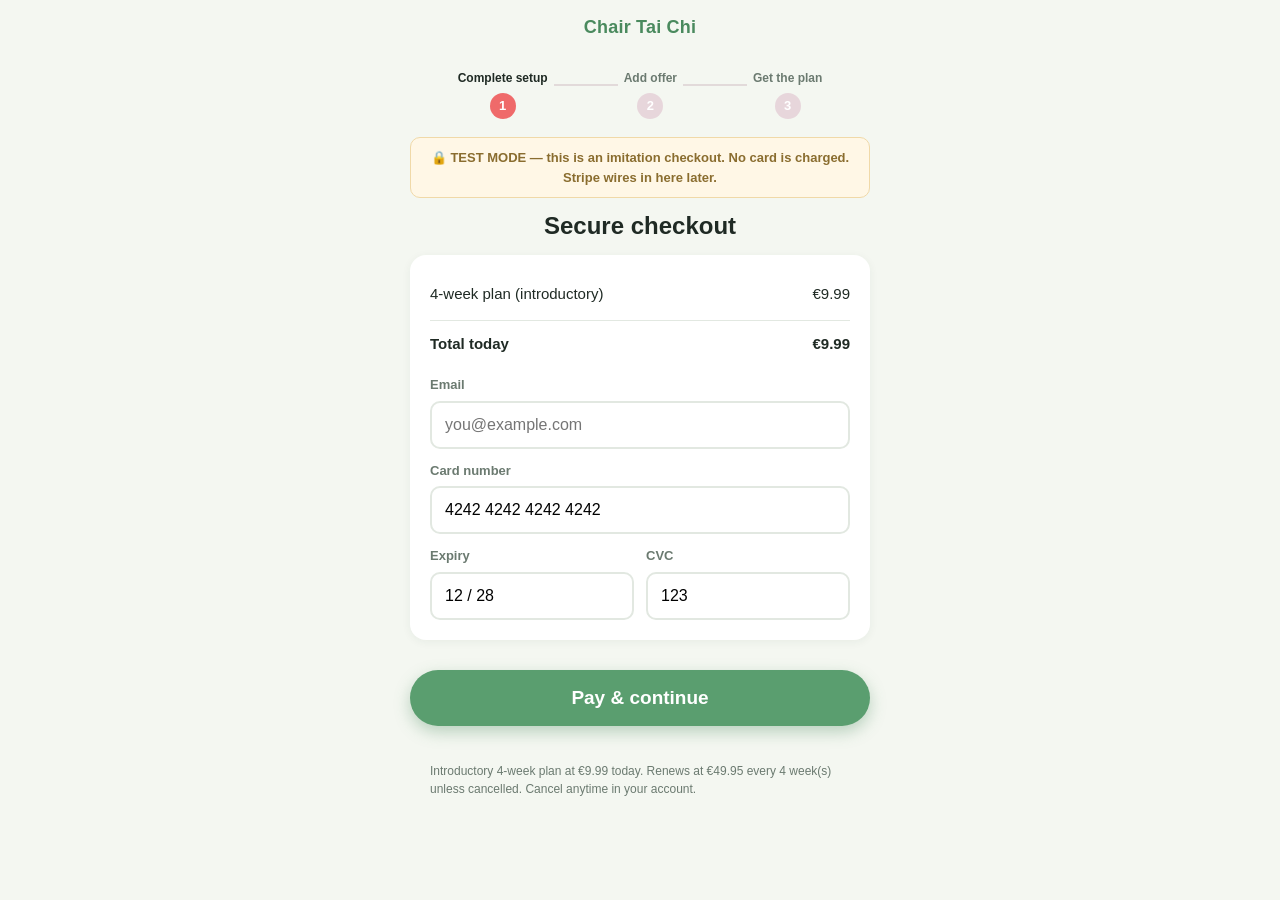
<file: pay.html>
<!doctype html>
<html lang="en">
<head>
<meta charset="utf-8">
<meta name="viewport" content="width=device-width, initial-scale=1, maximum-scale=1">
<title>Chair Tai Chi — Secure checkout</title>
<link rel="stylesheet" href="assets/style.css">
</head>
<body>
  <header class="topbar"><span class="brand" style="margin:0 auto">Chair&nbsp;Tai&nbsp;Chi</span></header>
  <div id="stephdr"></div>

  <main>
    <div class="test-banner">🔒 TEST MODE — this is an imitation checkout. No card is charged. Stripe wires in here later.</div>

    <h1 class="q">Secure checkout</h1>

    <div class="pay-card" id="payArea">
      <div class="order-row"><span id="planName">Plan</span><span id="planPrice">€0.00</span></div>
      <div class="order-row tot"><span>Total today</span><span id="total">€0.00</span></div>

      <label>Email</label>
      <input id="email" type="email" placeholder="you@example.com">
      <label>Card number</label>
      <input id="card" inputmode="numeric" placeholder="4242 4242 4242 4242" value="4242 4242 4242 4242">
      <div class="pay-row">
        <div><label>Expiry</label><input id="exp" placeholder="12 / 28" value="12 / 28"></div>
        <div><label>CVC</label><input id="cvc" inputmode="numeric" placeholder="123" value="123"></div>
      </div>
    </div>

    <div class="cta-bar" style="position:static;background:none">
      <div class="cta-inner"><button class="btn" id="pay">Pay &amp; continue</button></div>
    </div>
    <p class="fineprint" id="renew"></p>
  </main>

  <script src="assets/flow.js"></script>
  <script>
    const PLANS = { "1w":{name:"1-week plan",intro:5.19,renew:21.99,weeks:1},
      "4w":{name:"4-week plan",intro:9.99,renew:49.95,weeks:4},
      "12w":{name:"12-week plan",intro:19.99,renew:84.95,weeks:12} };
    const s = FLOW.get();
    const plan = PLANS[s.selected_plan] || PLANS["4w"];
    document.getElementById("stephdr").innerHTML = FLOW.stepHeader("setup");
    document.getElementById("planName").textContent = plan.name + " (introductory)";
    document.getElementById("planPrice").textContent = FLOW.money(plan.intro);
    document.getElementById("total").textContent = FLOW.money(plan.intro);
    document.getElementById("email").value = s.email || "";
    document.getElementById("renew").textContent =
      `Introductory ${plan.name} at ${FLOW.money(plan.intro)} today. Renews at ${FLOW.money(plan.renew)} every ${plan.weeks} week(s) unless cancelled. Cancel anytime in your account.`;

    document.getElementById("pay").onclick = () => {
      const s2 = FLOW.get();
      s2.email = document.getElementById("email").value || s2.email;
      s2.order = [{ id:"base_plan", label: plan.name, amount: plan.intro, recurring:true }];
      s2.paid = true; s2.status = "paid"; FLOW.save(s2);
      // imitate Stripe processing
      document.getElementById("payArea").innerHTML = '<div class="spinner"></div><p class="sub">Processing your payment…</p>';
      document.getElementById("pay").disabled = true;
      // TODO: replace with real Stripe Checkout / PaymentIntent confirm
      setTimeout(() => { location.href = "upsell1.html"; }, 1400);
    };
  </script>
</body>
</html>
</file>
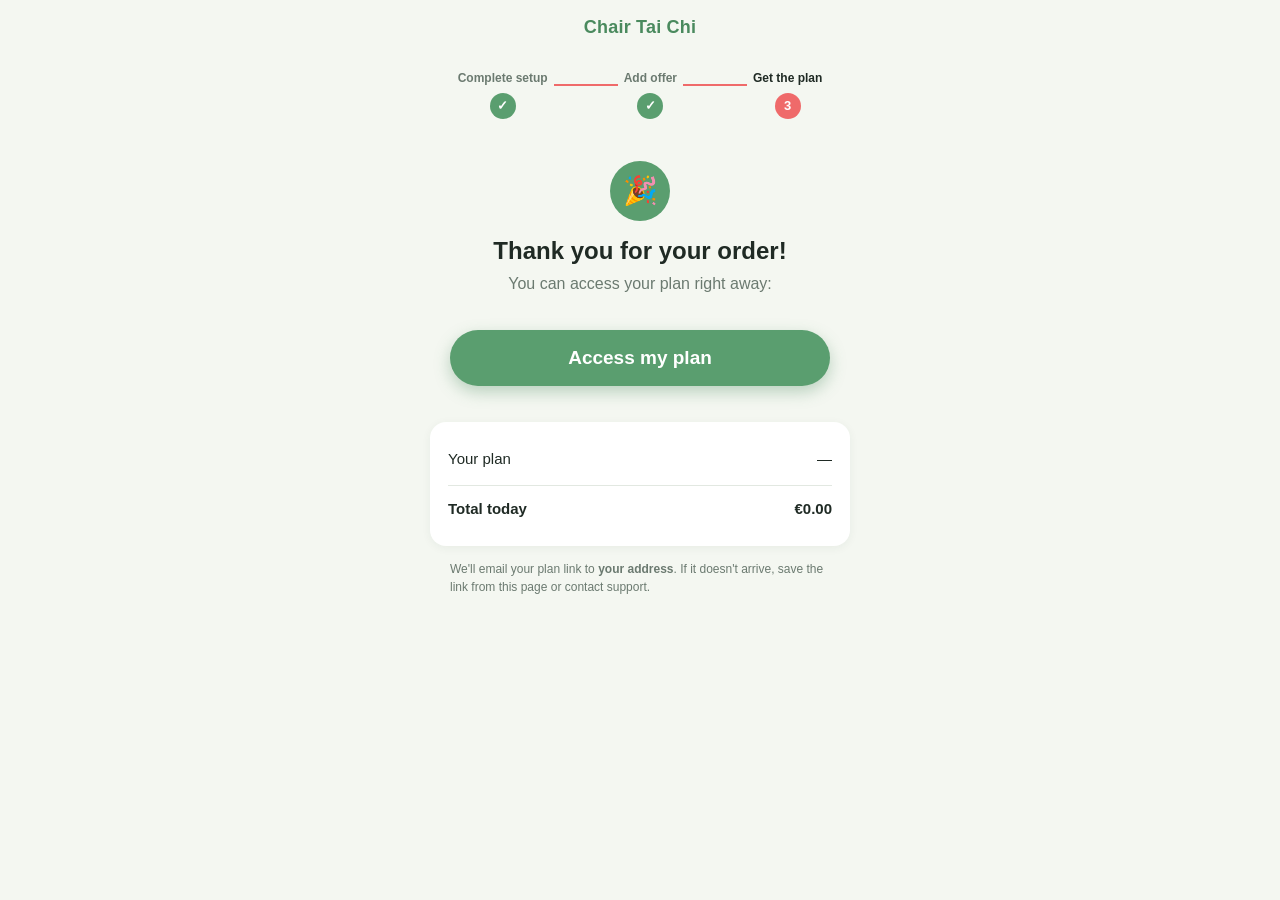
<file: thankyou.html>
<!doctype html>
<html lang="en">
<head>
<meta charset="utf-8">
<meta name="viewport" content="width=device-width, initial-scale=1, maximum-scale=1">
<title>Thank you for your order</title>
<link rel="stylesheet" href="assets/style.css">
</head>
<body>
  <header class="topbar"><span class="brand" style="margin:0 auto">Chair&nbsp;Tai&nbsp;Chi</span></header>
  <div id="stephdr"></div>

  <main class="thanks">
    <div class="tick">🎉</div>
    <h1 class="q">Thank you for your order!</h1>
    <p class="sub">You can access your plan right away:</p>
    <div class="cta-bar" style="position:static;background:none">
      <div class="cta-inner"><button class="btn" id="access">Access my plan</button></div>
    </div>

    <div class="summary-card" style="text-align:left">
      <div id="orderList"></div>
      <div class="order-row tot"><span>Total today</span><span id="total">€0.00</span></div>
    </div>

    <p class="fineprint" id="emailNote"></p>
  </main>

  <script src="assets/api.js"></script>
  <script src="assets/flow.js"></script>
  <script>
    const s = FLOW.get();
    // FAKE PAID provisioning: create the account + active subscription (no real Stripe).
    if (window.API && s.email && !s._provisioned) {
      API.completeOrder({ quiz_session_id: s.id, email: s.email, name: s.name, selected_plan: s.selected_plan, order: s.order || [] })
        .then(r => { if (r && r.ok) { s._provisioned = true; FLOW.save(s); } });
    }
    document.getElementById("stephdr").innerHTML = FLOW.stepHeader("plan");
    const order = (s.order || []);
    document.getElementById("orderList").innerHTML = order.length
      ? order.map(o => `<div class="order-row"><span>${o.label}${o.recurring?" (recurring)":""}</span><span>${FLOW.money(o.amount)}${o.unit?"/"+o.unit:""}</span></div>`).join("")
      : '<div class="order-row"><span>Your plan</span><span>—</span></div>';
    document.getElementById("total").textContent = FLOW.money(FLOW.total());
    document.getElementById("emailNote").innerHTML =
      `We'll email your plan link to <b>${s.email || "your address"}</b>. If it doesn't arrive, save the link from this page or contact support.`;
    // mark complete + persist for the app gate
    s.status = "purchased"; s.has_access = true; FLOW.save(s);
    // TODO: confirmation handled server-side by Stripe webhook + Resend email
    document.getElementById("access").onclick = () => { location.href = "https://app.taimotion.com/"; };
  </script>
</body>
</html>
</file>
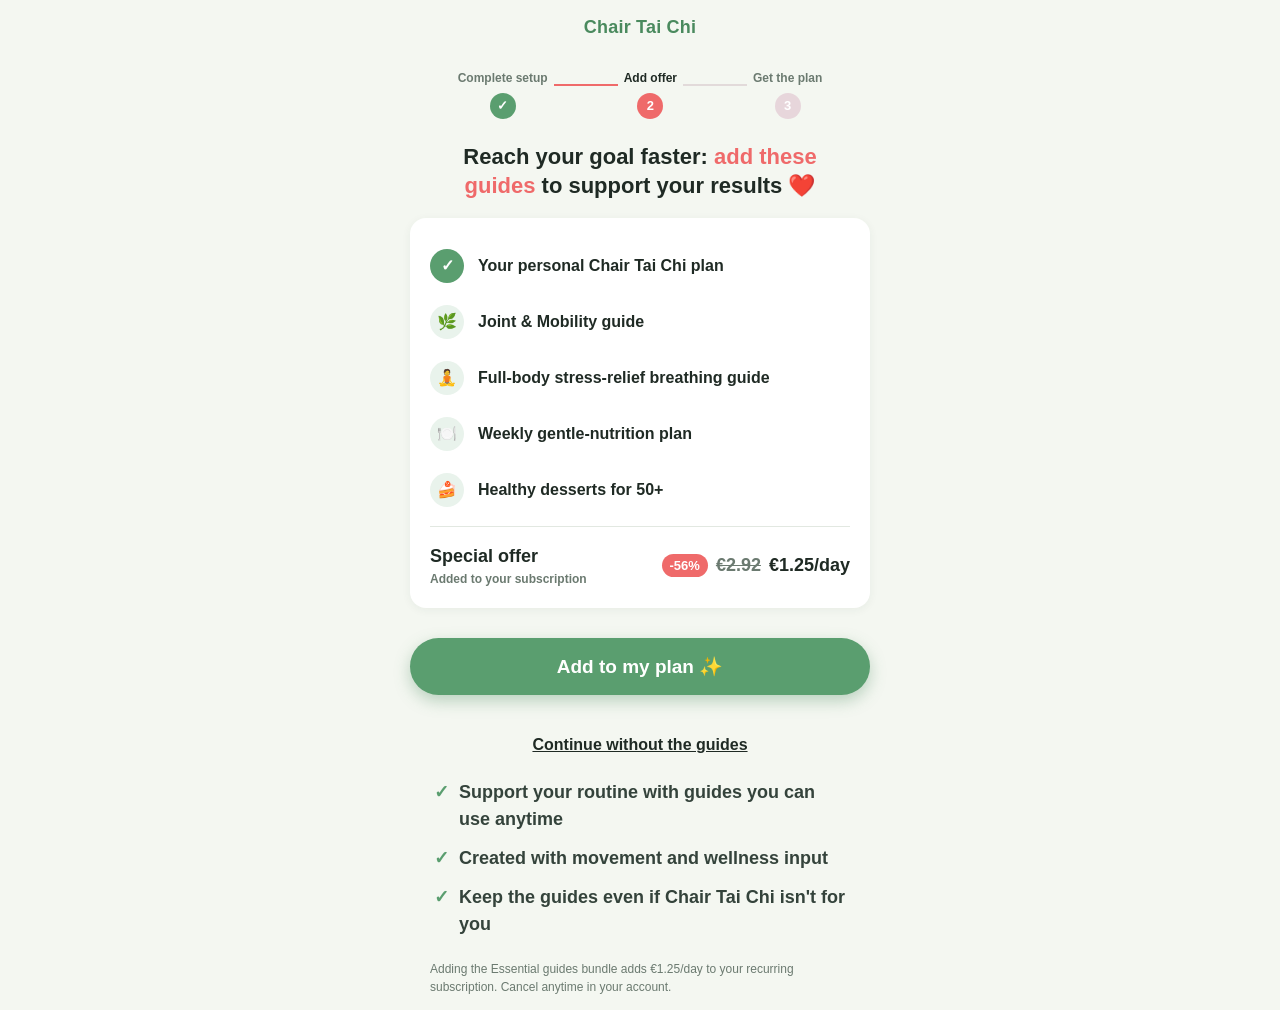
<file: upsell1.html>
<!doctype html>
<html lang="en">
<head>
<meta charset="utf-8">
<meta name="viewport" content="width=device-width, initial-scale=1, maximum-scale=1">
<title>Add to your plan</title>
<link rel="stylesheet" href="assets/style.css">
</head>
<body>
  <header class="topbar"><span class="brand" style="margin:0 auto">Chair&nbsp;Tai&nbsp;Chi</span></header>
  <div id="stephdr"></div>

  <main>
    <div class="offer-head">Reach your goal faster: <span class="hl">add these guides</span> to support your results ❤️</div>

    <div class="offer-card">
      <div class="offer-line have"><span class="ic">✓</span> Your personal Chair Tai Chi plan</div>
      <div class="offer-line"><span class="ic">🌿</span> <b>Joint &amp; Mobility guide</b></div>
      <div class="offer-line"><span class="ic">🧘</span> Full-body stress-relief breathing guide</div>
      <div class="offer-line"><span class="ic">🍽️</span> Weekly gentle-nutrition plan</div>
      <div class="offer-line"><span class="ic">🍰</span> Healthy desserts for 50+</div>
      <div class="offer-foot">
        <div class="ttl">Special offer<small>Added to your subscription</small></div>
        <div class="price-tag"><span class="pill-disc">-56%</span><span class="old">€2.92</span><span>€1.25/day</span></div>
      </div>
    </div>

    <div class="cta-bar" style="position:static;background:none;margin-top:14px">
      <div class="cta-inner"><button class="btn" id="add">Add to my plan ✨</button></div>
    </div>
    <button class="decline" id="decline">Continue without the guides</button>

    <ul class="benefits bullets">
      <li>Support your routine with guides you can use anytime</li>
      <li>Created with movement and wellness input</li>
      <li>Keep the guides even if Chair Tai Chi isn't for you</li>
    </ul>
    <p class="fineprint">Adding the Essential guides bundle adds €1.25/day to your recurring subscription. Cancel anytime in your account.</p>
  </main>

  <!-- downsell modal -->
  <div class="overlay" id="modal" style="display:none">
    <div class="modal-card">
      <div class="badge">✓</div>
      <h3>An extra 70% off, applied</h3>
      <p>With this additional <b>70% off</b>, keep the Essential guides as a one-time add to support your progress.</p>
      <button class="btn" id="claim">Claim now</button>
      <button class="decline" id="reallyDecline" style="margin-bottom:0">No thanks, continue</button>
    </div>
  </div>

  <script src="assets/flow.js"></script>
  <script>
    document.getElementById("stephdr").innerHTML = FLOW.stepHeader("offer");
    const NEXT = "upsell2.html";
    document.getElementById("add").onclick = () => {
      FLOW.addItem({ id:"essential_guides", label:"Essential guides bundle", amount:1.25, recurring:true, unit:"day" });
      location.href = NEXT;
    };
    document.getElementById("decline").onclick = () => { document.getElementById("modal").style.display = "grid"; };
    document.getElementById("claim").onclick = () => {
      FLOW.addItem({ id:"essential_guides", label:"Essential guides (one-time, 70% off)", amount:9.99, recurring:false });
      location.href = NEXT;
    };
    document.getElementById("reallyDecline").onclick = () => { location.href = NEXT; };
  </script>
</body>
</html>
</file>
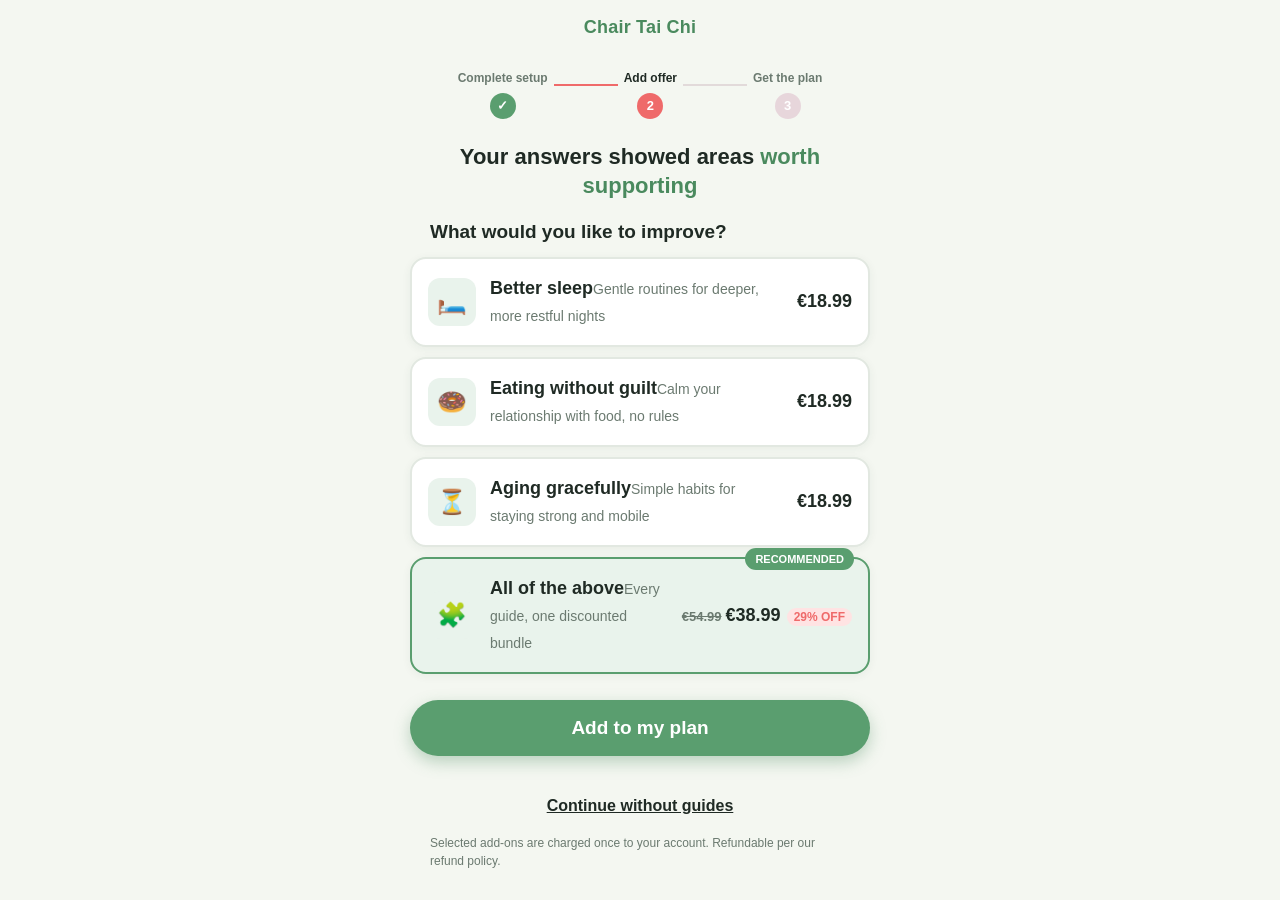
<file: upsell2.html>
<!doctype html>
<html lang="en">
<head>
<meta charset="utf-8">
<meta name="viewport" content="width=device-width, initial-scale=1, maximum-scale=1">
<title>Improve more areas</title>
<link rel="stylesheet" href="assets/style.css">
</head>
<body>
  <header class="topbar"><span class="brand" style="margin:0 auto">Chair&nbsp;Tai&nbsp;Chi</span></header>
  <div id="stephdr"></div>

  <main>
    <div class="offer-head">Your answers showed areas <span class="hl-green">worth supporting</span></div>
    <h2 class="q" style="font-size:19px;text-align:left;max-width:var(--maxw);margin:0 auto 6px;padding:0 20px">What would you like to improve?</h2>

    <div id="guides"></div>

    <div class="cta-bar" style="position:static;background:none;margin-top:8px">
      <div class="cta-inner"><button class="btn" id="add">Add to my plan</button></div>
    </div>
    <button class="decline" id="skip">Continue without guides</button>
    <p class="fineprint">Selected add-ons are charged once to your account. Refundable per our refund policy.</p>
  </main>

  <script src="assets/flow.js"></script>
  <script>
    const GUIDES = [
      { id:"sleep", icon:"🛏️", gt:"Better sleep", gd:"Gentle routines for deeper, more restful nights", price:18.99 },
      { id:"eating", icon:"🍩", gt:"Eating without guilt", gd:"Calm your relationship with food, no rules", price:18.99 },
      { id:"aging", icon:"⏳", gt:"Aging gracefully", gd:"Simple habits for staying strong and mobile", price:18.99 },
    ];
    const BUNDLE = { id:"all_guides", icon:"🧩", gt:"All of the above", gd:"Every guide, one discounted bundle", old:54.99, price:38.99, off:"29% OFF", rec:true };
    let selected = "all_guides";

    function render() {
      const box = document.getElementById("guides");
      const rowG = g => `<div class="guide ${selected===g.id?"sel":""}" data-id="${g.id}">
        <span class="ic">${g.icon}</span>
        <span class="gtext"><span class="gt">${g.gt}</span><span class="gd">${g.gd}</span></span>
        <span class="gprice">${g.old?`<span class="old">€${g.old}</span>`:""}€${g.price.toFixed(2)}${g.off?`<span class="tag-off">${g.off}</span>`:""}</span>
        ${g.rec?'<span class="tag-rec">RECOMMENDED</span>':""}</div>`;
      box.innerHTML = GUIDES.map(rowG).join("") + rowG(BUNDLE);
      box.querySelectorAll(".guide").forEach(el => el.onclick = () => { selected = el.dataset.id; render(); });
    }
    render();
    document.getElementById("stephdr").innerHTML = FLOW.stepHeader("offer");

    document.getElementById("add").onclick = () => {
      const all = [...GUIDES, BUNDLE]; const g = all.find(x => x.id === selected);
      FLOW.addItem({ id:"guide_"+g.id, label:g.gt, amount:g.price, recurring:false });
      location.href = "upsell3.html";
    };
    document.getElementById("skip").onclick = () => { location.href = "upsell3.html"; };
  </script>
</body>
</html>
</file>
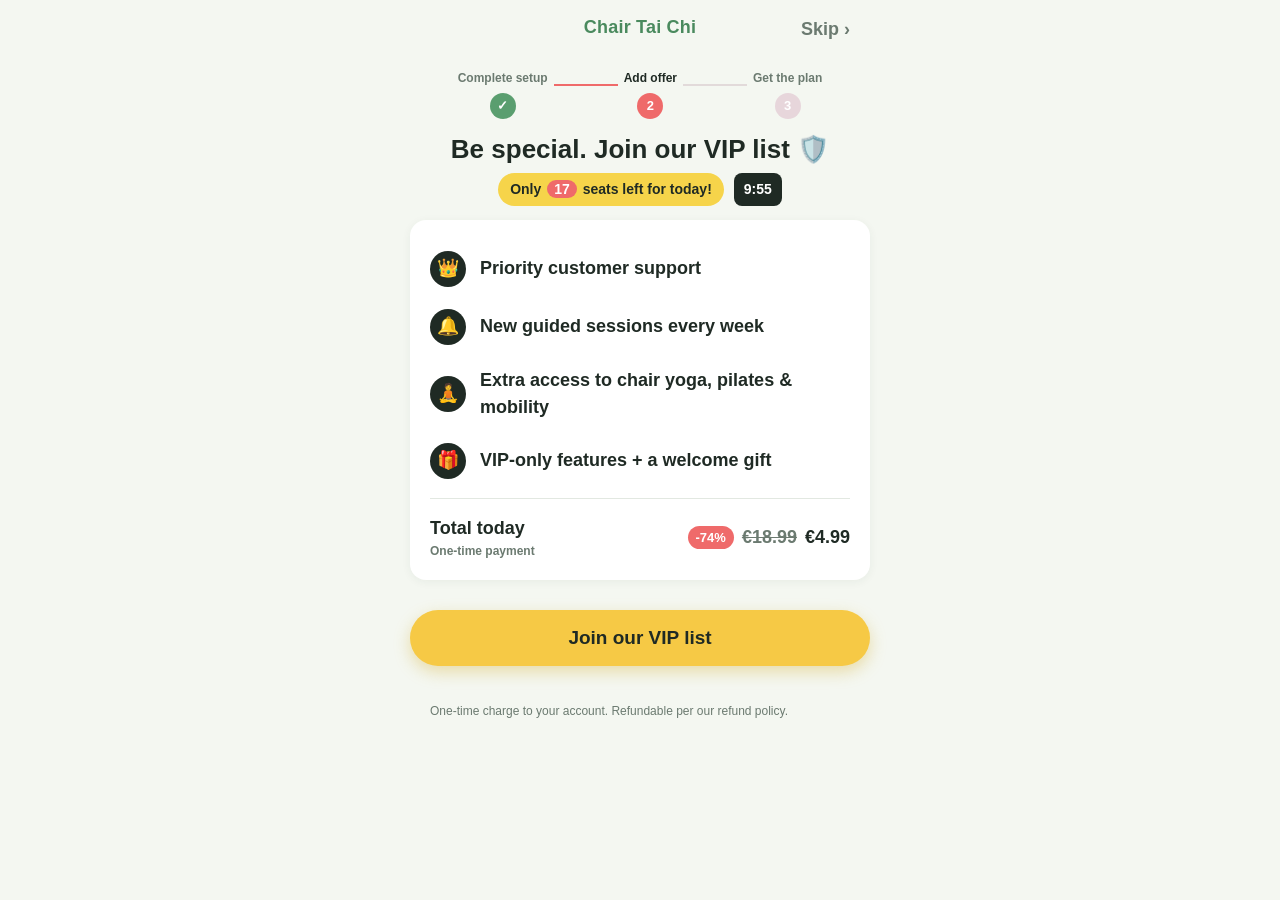
<file: upsell3.html>
<!doctype html>
<html lang="en">
<head>
<meta charset="utf-8">
<meta name="viewport" content="width=device-width, initial-scale=1, maximum-scale=1">
<title>Join VIP</title>
<link rel="stylesheet" href="assets/style.css">
</head>
<body>
  <header class="topbar" style="position:relative">
    <span class="brand" style="margin:0 auto">Chair&nbsp;Tai&nbsp;Chi</span>
    <a class="skip" id="skip">Skip ›</a>
  </header>
  <div id="stephdr"></div>

  <main>
    <h1 class="q" style="font-size:26px">Be special. Join our VIP list 🛡️</h1>
    <div class="seats">
      <span class="s1">Only <b id="seats">17</b> seats left for today!</span>
      <span class="s2" id="timer">9:56</span>
    </div>

    <div class="vip-card">
      <div class="vip-line"><span class="ic">👑</span> Priority customer support</div>
      <div class="vip-line"><span class="ic">🔔</span> New guided sessions every week</div>
      <div class="vip-line"><span class="ic">🧘</span> Extra access to chair yoga, pilates &amp; mobility</div>
      <div class="vip-line"><span class="ic">🎁</span> <b>VIP-only features + a welcome gift</b></div>
      <div class="offer-foot">
        <div class="ttl">Total today<small>One-time payment</small></div>
        <div class="price-tag"><span class="pill-disc">-74%</span><span class="old">€18.99</span><span>€4.99</span></div>
      </div>
    </div>

    <div class="cta-bar" style="position:static;background:none;margin-top:14px">
      <div class="cta-inner"><button class="btn gold" id="join">Join our VIP list</button></div>
    </div>
    <p class="fineprint">One-time charge to your account. Refundable per our refund policy.</p>
  </main>

  <script src="assets/flow.js"></script>
  <script>
    document.getElementById("stephdr").innerHTML = FLOW.stepHeader("offer");
    document.getElementById("join").onclick = () => {
      FLOW.addItem({ id:"vip", label:"VIP membership (one-time)", amount:4.99, recurring:false });
      location.href = "thankyou.html";
    };
    document.getElementById("skip").onclick = () => { location.href = "thankyou.html"; };
    // countdown (display only)
    let t = 596; const tm = document.getElementById("timer");
    setInterval(() => { if (t>0) t--; tm.textContent = Math.floor(t/60) + ":" + String(t%60).padStart(2,"0"); }, 1000);
  </script>
</body>
</html>
</file>
<file: assets/style.css>
/* Chair Tai Chi funnel — styles. Mobile-first, senior-friendly: large text, big tap targets. */
:root{
  --bg:#f4f7f1; --card:#ffffff; --ink:#1f2a24; --muted:#6b7a70;
  --primary:#5a9e6f; --primary-dark:#4a8a5e; --primary-soft:#e9f3ec;
  --line:#e2e8e1; --accent:#ef6a6a; --radius:16px; --maxw:460px;
  --shadow:0 2px 10px rgba(40,60,45,.06);
}
*{box-sizing:border-box}
html,body{margin:0;padding:0}
body{
  font-family:-apple-system,BlinkMacSystemFont,"Segoe UI",Roboto,Helvetica,Arial,sans-serif;
  background:var(--bg); color:var(--ink); line-height:1.5;
  -webkit-font-smoothing:antialiased; font-size:18px;
}
.wrap{max-width:var(--maxw);margin:0 auto;padding:0 20px}
img{max-width:100%}

/* top bar + progress */
.topbar{display:flex;align-items:center;gap:12px;padding:14px 0;max-width:var(--maxw);margin:0 auto;padding-left:20px;padding-right:20px}
.topbar .back{border:none;background:none;font-size:22px;color:var(--muted);cursor:pointer;line-height:1;padding:4px 8px}
.topbar .brand{font-weight:700;color:var(--primary-dark);font-size:18px;letter-spacing:.2px}
.topbar .section{flex:1;text-align:center;font-size:14px;color:var(--muted);font-weight:600}
.topbar .stepno{flex:none;font-size:11px;color:#b08a3a;background:#fbf3df;border:1px solid #ecd9a8;border-radius:6px;padding:2px 6px;white-space:nowrap;max-width:120px;overflow:hidden;text-overflow:ellipsis}
.progress{height:4px;background:var(--line);max-width:var(--maxw);margin:0 auto;border-radius:4px;overflow:hidden}
.progress > i{display:block;height:100%;background:var(--primary);width:0;transition:width .35s ease}

/* page / step */
#step{max-width:var(--maxw);margin:0 auto;padding:24px 20px 140px}
.step{max-width:var(--maxw);margin:0 auto;padding:24px 20px 140px;animation:fade .25s ease}
@keyframes fade{from{opacity:0;transform:translateY(6px)}to{opacity:1;transform:none}}
h1.q{font-size:24px;line-height:1.3;margin:8px 0 6px;font-weight:700;text-align:center}
.sub{color:var(--muted);text-align:center;margin:0 0 18px;font-size:16px}
.statement{background:var(--primary-soft);border-radius:12px;padding:14px 16px;text-align:center;font-weight:600;margin:0 0 18px}

/* options */
.opts{display:flex;flex-direction:column;gap:12px}
.opt{display:flex;align-items:center;gap:14px;background:var(--card);border:2px solid var(--line);
  border-radius:var(--radius);padding:18px 18px;cursor:pointer;font-size:18px;font-weight:600;
  text-align:left;width:100%;transition:border-color .15s,background .15s;box-shadow:var(--shadow)}
.opt:hover{border-color:var(--primary)}
.opt.sel{border-color:var(--primary);background:var(--primary-soft)}
.opt .emoji{font-size:24px;width:30px;text-align:center;flex:none}
.opt .lab{flex:1}
.opt .check{width:24px;height:24px;border-radius:7px;border:2px solid var(--line);flex:none;display:grid;place-items:center;color:#fff;font-size:14px}
.opt.sel .check{background:var(--primary);border-color:var(--primary)}
.opt .chev{flex:none;color:var(--primary);font-size:24px;font-weight:700;line-height:1}

/* gate screens (gender / age) — chevron rows + decorative figure */
.gate-pill{display:block;width:max-content;max-width:100%;margin:0 auto 14px;background:#f7e3ef;color:#9a4d7a;
  font-weight:700;font-size:14px;padding:9px 16px;border-radius:30px;text-align:center}
.gate-title{text-transform:uppercase;letter-spacing:.5px}
.gate-opt{justify-content:space-between}

/* shared decorative cut-out figure (centered below options) */
.quiz-figure{margin:28px auto 0;max-width:340px}
.quiz-figure img{width:100%;display:block}

/* gate with figure beside the options (figure left, options right) — stays side-by-side on mobile */
.gate-2col{display:flex;align-items:center;gap:14px;max-width:var(--maxw);margin:8px auto 0}
.gate-2col .gate-fig{flex:0 0 42%;max-width:210px}
.gate-2col .gate-fig img{width:100%;display:block}
.gate-2col .opts{flex:1;min-width:0}
.gate-2col .gate-opt{padding:14px 14px;font-size:16px}
.gate-2col .gate-opt .lab{overflow:hidden;text-overflow:ellipsis;white-space:nowrap}

/* card grid (e.g. goal, body type) — photo cards */
.grid{display:grid;grid-template-columns:1fr 1fr;gap:12px;max-width:420px;margin:0 auto}
.grid .opt{flex-direction:column;align-items:stretch;text-align:left;padding:0;gap:0;overflow:hidden}
.grid .opt .emoji{font-size:34px;width:auto;padding:18px 0 0;text-align:center}
.grid .opt .cimg{display:block;width:100%;aspect-ratio:1/1;background:var(--line)}
.grid .opt .cimg img{width:100%;height:100%;object-fit:cover;display:block}
.grid .opt .lab{flex:none;padding:12px 14px;font-weight:700}
.grid .opt .check{display:none}

/* multi-select cards (e.g. pain points): show a checkbox in the corner */
.grid.cards-multi .opt{position:relative}
.grid.cards-multi .opt .lab{display:flex;justify-content:space-between;align-items:center;gap:8px}
.grid.cards-multi .opt .check{display:grid;position:absolute;top:10px;right:10px;background:#fff;border:2px solid var(--line)}
.grid.cards-multi .opt.sel{border-color:var(--primary);background:var(--primary-soft)}
.grid.cards-multi .opt.sel .check{background:var(--primary);border-color:var(--primary)}

/* multi-select photo thumbnail */
.opt .thumb{width:48px;height:48px;border-radius:10px;overflow:hidden;flex:none;background:var(--line)}
.opt .thumb img{width:100%;height:100%;object-fit:cover;display:block}

/* interstitial top photo */
.info-photo{display:block;width:100%;max-width:420px;margin:6px auto 16px;border-radius:var(--radius);overflow:hidden;
  box-shadow:var(--shadow);aspect-ratio:4/3;background:var(--line)}
.info-photo img{width:100%;height:100%;object-fit:cover;display:block}
/* full: show the whole image (no crop), card height adapts */
.info-photo.full{aspect-ratio:auto;background:none;box-shadow:none}
.info-photo.full img{height:auto;object-fit:contain}

/* like/dislike row */
.ld{display:grid;grid-template-columns:1fr 1fr 1fr;gap:12px}
.ld .opt{flex-direction:column;text-align:center;min-height:96px;gap:8px}
.ld .opt .emoji{font-size:30px;width:auto}
.ld .opt .check{display:none}
/* like/dislike + relate card: sizes dynamically to the full image, label overlaid */
.ld-card{position:relative;border-radius:var(--radius);box-shadow:var(--shadow);overflow:hidden;margin-bottom:16px;background:var(--line)}
.ld-card img{display:block;width:100%;height:auto}
.ld-card::after{content:"";position:absolute;inset:0;background:linear-gradient(180deg,rgba(0,0,0,0) 55%,rgba(0,0,0,.55))}
.ld-card .ld-label{position:absolute;left:16px;right:16px;bottom:14px;z-index:1;color:#fff;font-weight:700;font-size:17px;
  text-shadow:0 1px 8px rgba(0,0,0,.6)}

/* inputs */
.inputwrap{margin:6px 0 0}
.unit-toggle{display:flex;justify-content:center;gap:6px;background:var(--line);border-radius:12px;padding:4px;width:max-content;margin:0 auto 22px}
.unit-toggle button{border:none;background:none;padding:8px 18px;border-radius:9px;font-weight:600;color:var(--muted);cursor:pointer;font-size:16px}
.unit-toggle button.on{background:#fff;color:var(--ink);box-shadow:var(--shadow)}
.field{display:flex;align-items:center;border-bottom:2px solid var(--ink);max-width:300px;margin:0 auto;gap:8px}
.field input{flex:1;border:none;outline:none;font-size:30px;font-weight:700;padding:8px 0;text-align:center;background:transparent;width:100%}
.field .u{font-size:20px;font-weight:700;color:var(--muted)}
.feedback{background:var(--primary-soft);border-radius:12px;padding:14px 16px;margin:18px auto 0;max-width:360px;text-align:center;font-size:15px}
.feedback b{color:var(--primary-dark)}

/* info / interstitial */
.info-ill{font-size:64px;text-align:center;margin:10px 0 14px}
.info-body{font-size:18px;text-align:center;color:#34433b;margin:0 auto;max-width:420px}
.bullets{list-style:none;padding:0;margin:18px auto 0;max-width:380px}
.bullets li{display:flex;gap:10px;align-items:flex-start;padding:8px 0;font-weight:600}
.bullets li:before{content:"✓";color:var(--primary);font-weight:800}

/* chart (simple) */
.chartbox{background:var(--card);border-radius:var(--radius);box-shadow:var(--shadow);padding:20px;margin:8px 0 4px}
.chartbox svg{width:100%;height:auto;display:block}
.chartlabels{display:flex;justify-content:space-between;font-size:13px;color:var(--muted);margin-top:6px;font-weight:600}

/* sticky CTA */
.cta-bar{position:fixed;left:0;right:0;bottom:0;background:linear-gradient(180deg,rgba(244,247,241,0),var(--bg) 40%);
  padding:16px 20px 22px}
.cta-inner{max-width:var(--maxw);margin:0 auto}
.btn{display:block;width:100%;border:none;border-radius:30px;background:var(--primary);color:#fff;
  font-size:19px;font-weight:700;padding:17px;cursor:pointer;box-shadow:0 6px 16px rgba(74,138,94,.35)}
.btn:hover{background:var(--primary-dark)}
.btn:disabled{background:#bcd3c2;box-shadow:none;cursor:not-allowed}
.btn.secondary{background:#fff;color:var(--primary-dark);border:2px solid var(--primary)}

/* email/name */
.text-field{width:100%;max-width:380px;margin:8px auto 0;display:block;border:2px solid var(--line);border-radius:14px;
  padding:16px;font-size:18px;outline:none;text-align:center}
.text-field:focus{border-color:var(--primary)}
.consent{font-size:12px;color:var(--muted);text-align:center;margin:14px auto 0;max-width:380px}
.consent a{color:var(--muted)}

/* loader */
.loader-list{max-width:380px;margin:24px auto 0}
.loader-row{margin:0 0 16px}
.loader-row .lr-top{display:flex;justify-content:space-between;font-weight:600;font-size:15px;margin-bottom:6px}
.loader-row .bar{height:8px;background:var(--line);border-radius:6px;overflow:hidden}
.loader-row .bar > i{display:block;height:100%;width:0;background:var(--primary);transition:width .3s linear}
.testimonials{margin:26px auto 0;max-width:400px}
.testi{background:var(--card);border-radius:12px;box-shadow:var(--shadow);padding:14px 16px;margin-bottom:10px;font-size:15px}
.testi b{display:block;margin-top:6px;color:var(--muted);font-weight:600;font-size:13px}

/* goals */
.goals-bullets{max-width:400px;margin:18px auto 0}

/* hero (index) */
.hero{max-width:var(--maxw);margin:0 auto;padding:8px 20px 40px;text-align:center}
.hero .pill{display:inline-flex;align-items:center;gap:8px;background:var(--primary-soft);color:var(--primary-dark);
  font-weight:700;padding:10px 16px;border-radius:30px;font-size:15px;margin:6px 0 18px}
.hero h1{font-size:30px;line-height:1.2;margin:6px 0 4px;font-weight:800;text-transform:uppercase;letter-spacing:.5px}
.hero .age-label{color:var(--muted);font-weight:700;letter-spacing:1px;font-size:14px;margin:18px 0 14px;text-transform:uppercase}
.age-grid{display:grid;grid-template-columns:1fr 1fr;gap:12px}
.age-card{background:var(--card);border:2px solid var(--line);border-radius:var(--radius);box-shadow:var(--shadow);
  padding:18px;cursor:pointer;display:flex;flex-direction:column;align-items:center;gap:10px;font-weight:700;font-size:17px}
.age-card:hover{border-color:var(--primary)}
.age-card .av{width:74px;height:74px;border-radius:50%;background:var(--primary-soft);display:grid;place-items:center;font-size:34px}
.age-card .go{color:var(--primary)}
.legal{font-size:12px;color:var(--muted);text-align:center;margin:24px auto 0;max-width:420px}
.legal a{color:var(--muted)}
.disclaimer{font-size:11px;color:#9aa89f;text-align:center;margin:30px auto;max-width:460px;padding:0 20px}

/* checkout */
.co-section{max-width:var(--maxw);margin:0 auto;padding:0 20px}
.timer{background:#fff5f5;color:var(--accent);font-weight:700;text-align:center;padding:10px;border-radius:10px;margin:14px 0}
.summary-card{background:var(--card);border-radius:var(--radius);box-shadow:var(--shadow);padding:18px;margin:14px 0}
.ba{display:grid;grid-template-columns:1fr 1fr;gap:14px;text-align:center}
.ba .col h4{margin:0 0 8px;font-size:13px;letter-spacing:1px;color:var(--muted)}
.metric{font-weight:700;margin:4px 0}
.plan{display:flex;align-items:center;gap:14px;border:2px solid var(--line);border-radius:var(--radius);
  padding:16px;margin:10px 0;cursor:pointer;background:#fff;box-shadow:var(--shadow);position:relative}
.plan.sel{border-color:var(--primary);background:var(--primary-soft)}
.plan .radio{width:22px;height:22px;border-radius:50%;border:2px solid var(--line);flex:none}
.plan.sel .radio{border-color:var(--primary);background:radial-gradient(circle at center,#fff 0 4px,var(--primary) 5px)}
.plan .pn{flex:1}
.plan .pn .name{font-weight:700}
.plan .pn .old{color:var(--muted);text-decoration:line-through;font-size:14px;margin-right:6px}
.plan .perday{text-align:right;font-weight:800}
.plan .perday small{display:block;color:var(--muted);font-weight:600;font-size:12px}
.popular{position:absolute;top:-11px;left:16px;background:#f0913a;color:#fff;font-size:12px;font-weight:700;padding:3px 10px;border-radius:20px}
.guarantee{text-align:center;color:var(--primary-dark);font-weight:700;margin:14px 0;text-decoration:underline}
.review{background:var(--card);border-radius:12px;box-shadow:var(--shadow);padding:14px 16px;margin:10px 0;font-size:15px}
.review b{display:block;margin-top:6px;color:var(--muted);font-weight:600;font-size:13px}
.note{font-size:12px;color:var(--muted);margin:16px 0}

/* ===== Post-paywall: payment, upsells, thank-you ===== */
.steps{display:flex;align-items:center;justify-content:center;gap:6px;max-width:var(--maxw);margin:0 auto;padding:14px 20px 6px}
.steps .st{display:flex;flex-direction:column;align-items:center;gap:6px;flex:none}
.steps .st .lbl{font-size:12px;color:var(--muted);font-weight:600}
.steps .st.active .lbl{color:var(--ink)}
.steps .st .dot{width:26px;height:26px;border-radius:50%;display:grid;place-items:center;font-size:13px;font-weight:700;background:#e7d6db;color:#fff}
.steps .st.active .dot{background:var(--accent)}
.steps .st.done .dot{background:var(--primary)}
.steps .bar2{height:2px;width:64px;background:#e2dada;margin-bottom:18px}
.steps .bar2.done{background:var(--accent)}

.offer-head{text-align:center;font-size:22px;font-weight:800;line-height:1.3;margin:18px auto 18px;max-width:var(--maxw);padding:0 20px}
.offer-head .hl{color:var(--accent)}
.offer-head .hl-green{color:var(--primary-dark)}

/* offer / bump card */
.offer-card{background:var(--card);border-radius:var(--radius);box-shadow:var(--shadow);padding:20px;max-width:var(--maxw);margin:0 auto}
.offer-line{display:flex;align-items:center;gap:14px;padding:11px 0;font-size:16px;font-weight:600}
.offer-line .ic{width:34px;height:34px;border-radius:50%;background:var(--primary-soft);display:grid;place-items:center;flex:none;font-size:16px}
.offer-line.have .ic{background:var(--primary);color:#fff}
.offer-foot{border-top:1px solid var(--line);margin-top:8px;padding-top:16px;display:flex;align-items:center;justify-content:space-between}
.offer-foot .ttl{font-weight:800}.offer-foot .ttl small{display:block;color:var(--muted);font-weight:600;font-size:12px}
.price-tag{display:flex;align-items:center;gap:8px;font-weight:800}
.price-tag .pill-disc{background:var(--accent);color:#fff;font-size:13px;font-weight:700;padding:2px 8px;border-radius:20px}
.price-tag .old{color:var(--muted);text-decoration:line-through;font-weight:600}
.decline{display:block;text-align:center;margin:18px auto;color:var(--ink);text-decoration:underline;cursor:pointer;font-weight:600;background:none;border:none;font-size:16px;width:100%}
.fineprint{font-size:12px;color:var(--muted);max-width:var(--maxw);margin:14px auto;padding:0 20px;text-align:left}
.benefits{max-width:var(--maxw);margin:16px auto;padding:0 24px}
.benefits li{padding:6px 0;color:#34433b}

/* selectable guide rows */
.guide{display:flex;align-items:center;gap:14px;background:var(--card);border:2px solid var(--line);border-radius:var(--radius);
  padding:16px;margin:10px auto;max-width:var(--maxw);box-shadow:var(--shadow);cursor:pointer;position:relative}
.guide.sel{border-color:var(--primary);background:var(--primary-soft)}
.guide .ic{width:48px;height:48px;border-radius:12px;background:var(--primary-soft);display:grid;place-items:center;font-size:24px;flex:none}
.guide .gtext{flex:1}.guide .gtext .gt{font-weight:700}.guide .gtext .gd{font-size:14px;color:var(--muted)}
.guide .gprice{font-weight:700;white-space:nowrap}.guide .gprice .old{color:var(--muted);text-decoration:line-through;font-size:13px;margin-right:4px}
.tag-rec{position:absolute;top:-11px;right:14px;background:var(--primary);color:#fff;font-size:11px;font-weight:700;padding:3px 10px;border-radius:20px}
.tag-off{background:#ffe3e3;color:var(--accent);font-size:12px;font-weight:700;padding:2px 7px;border-radius:14px;margin-left:6px}

/* modal */
.overlay{position:fixed;inset:0;background:rgba(20,25,22,.55);display:grid;place-items:center;padding:24px;z-index:50}
.modal-card{background:#fff;border-radius:20px;max-width:380px;width:100%;padding:26px 22px;text-align:center;box-shadow:0 20px 50px rgba(0,0,0,.3)}
.modal-card .badge{width:54px;height:54px;border-radius:50%;background:#d9b3c4;color:#fff;display:grid;place-items:center;font-size:24px;margin:-50px auto 12px}
.modal-card h3{font-size:22px;margin:6px 0 10px;color:#1a2336}
.modal-card p{color:var(--muted);margin:0 0 18px}

/* VIP */
.vip-card{background:var(--card);border-radius:var(--radius);box-shadow:var(--shadow);padding:20px;max-width:var(--maxw);margin:0 auto}
.vip-line{display:flex;align-items:center;gap:14px;padding:11px 0;font-weight:600}
.vip-line .ic{width:36px;height:36px;border-radius:50%;background:#1f2a24;color:#f5c451;display:grid;place-items:center;flex:none}
.seats{display:flex;align-items:center;justify-content:center;gap:10px;margin:6px auto 14px}
.seats .s1{background:#f6d44a;color:#1f2a24;font-weight:700;border-radius:20px;padding:6px 12px;font-size:14px}
.seats .s1 b{background:var(--accent);color:#fff;border-radius:12px;padding:1px 7px;margin:0 2px}
.seats .s2{background:#1f2a24;color:#fff;border-radius:8px;padding:6px 10px;font-weight:700;font-size:14px}
.btn.gold{background:#f6c945;color:#1f2a24;box-shadow:0 6px 16px rgba(214,180,60,.4)}
.btn.gold:hover{background:#eebf36}
.skip{position:absolute;right:20px;top:16px;font-weight:700;color:var(--muted);text-decoration:none;cursor:pointer}

/* payment (test) */
.test-banner{background:#fff7e6;border:1px solid #f0d9a8;color:#8a6d2f;font-size:13px;text-align:center;padding:10px;border-radius:10px;max-width:var(--maxw);margin:12px auto;font-weight:600}
.pay-card{background:var(--card);border-radius:var(--radius);box-shadow:var(--shadow);padding:20px;max-width:var(--maxw);margin:14px auto}
.pay-card label{display:block;font-size:13px;font-weight:700;color:var(--muted);margin:12px 0 6px}
.pay-card input{width:100%;border:2px solid var(--line);border-radius:10px;padding:13px;font-size:16px;outline:none}
.pay-card input:focus{border-color:var(--primary)}
.pay-row{display:flex;gap:12px}.pay-row>div{flex:1}
.order-row{display:flex;justify-content:space-between;padding:8px 0;font-size:15px}
.order-row.tot{border-top:1px solid var(--line);margin-top:6px;padding-top:12px;font-weight:800}
.spinner{width:42px;height:42px;border:4px solid var(--line);border-top-color:var(--primary);border-radius:50%;margin:30px auto;animation:spin 1s linear infinite}
@keyframes spin{to{transform:rotate(360deg)}}

/* thank-you + app shell */
.thanks{max-width:var(--maxw);margin:0 auto;padding:30px 20px;text-align:center}
.thanks .tick{width:60px;height:60px;border-radius:50%;background:var(--primary);color:#fff;display:grid;place-items:center;font-size:28px;margin:6px auto 14px}
.app-shell{max-width:var(--maxw);margin:0 auto;padding:24px 20px}
.app-empty{background:var(--card);border-radius:var(--radius);box-shadow:var(--shadow);padding:40px 22px;text-align:center;color:var(--muted)}
.app-empty .big{font-size:46px;margin-bottom:10px}

/* inline CTA — used on input/email/name steps so the button sits under the field
   and stays visible when the mobile keyboard opens */
.inline-cta{max-width:420px;margin:22px auto 0}
.inline-cta .btn{width:100%}

/* mobile: smaller interstitial/email icon + tighter top so inputs+CTA fit above keyboard */
@media (max-width:768px){
  .info-ill{font-size:46px;margin:4px 0 8px}
  #step{padding-top:14px}
  .inline-cta{margin-top:16px}
}

/* test-mode reset pill */
.testbar{position:fixed;left:12px;bottom:12px;z-index:140;background:rgba(31,42,36,.88);color:#fff;border:none;
  border-radius:20px;padding:8px 14px;font-size:13px;font-weight:700;cursor:pointer;box-shadow:0 4px 12px rgba(0,0,0,.25)}
.testbar:hover{background:#1f2a24}
</file>
